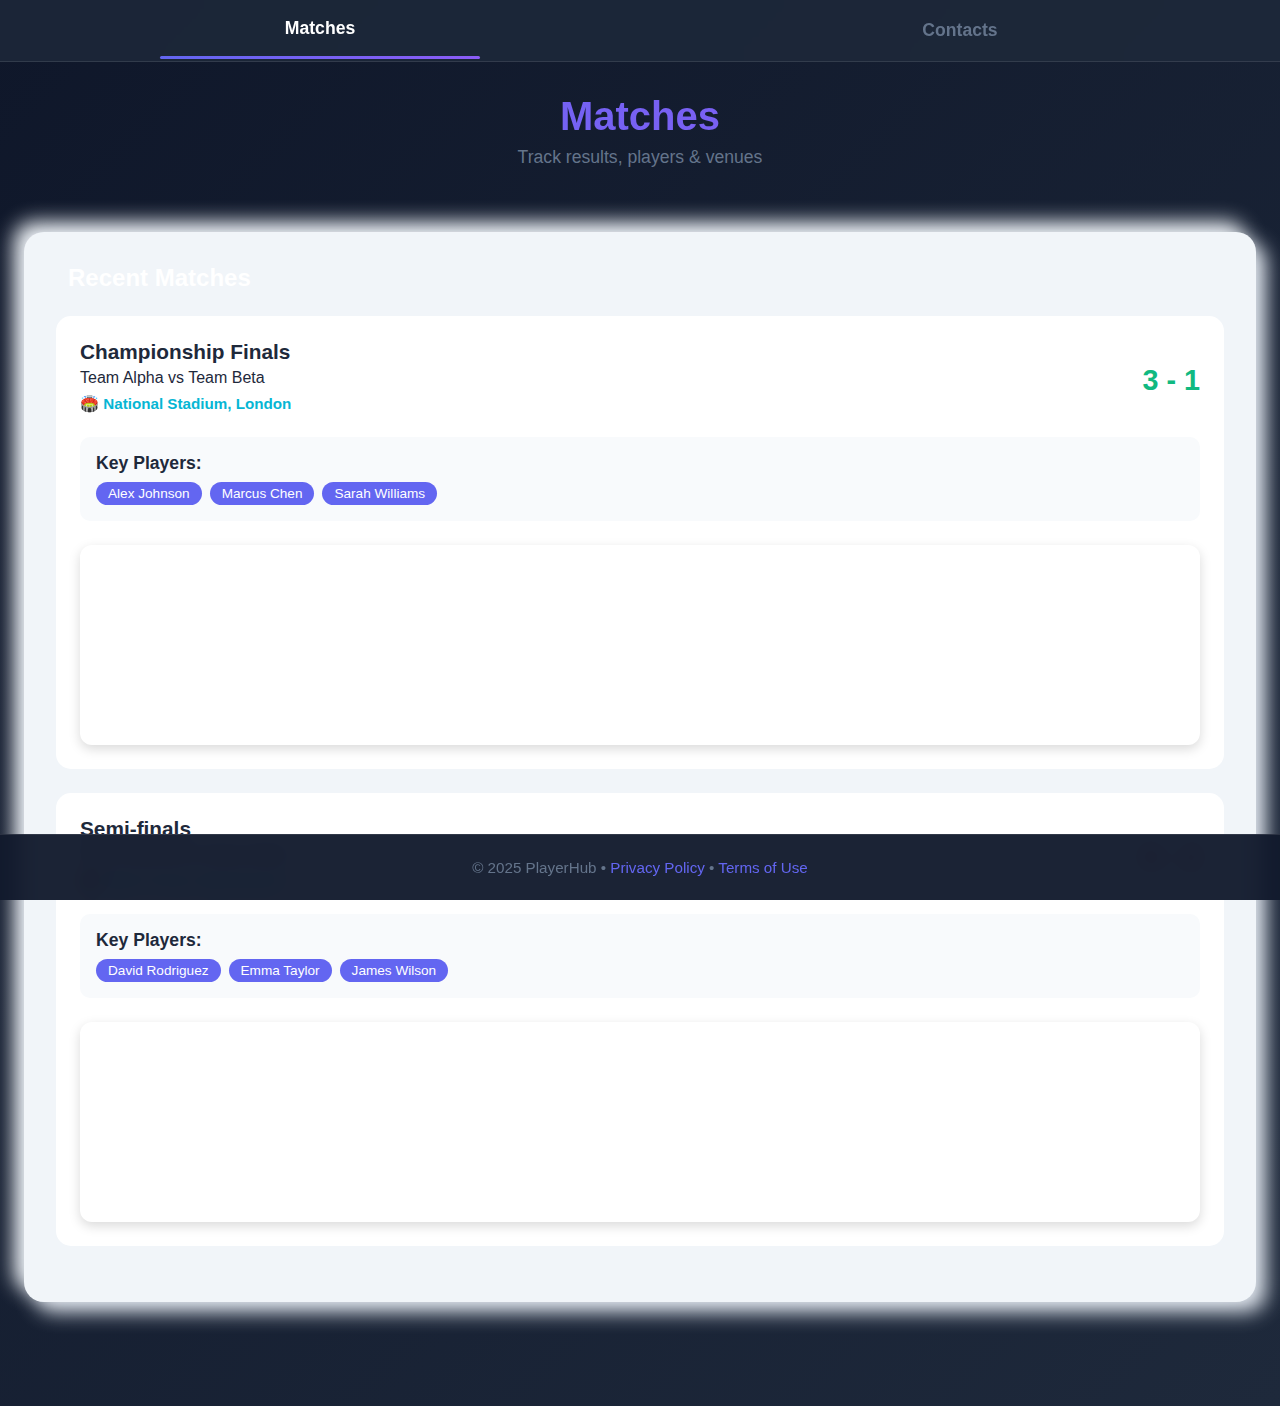
<file: contacts .HTML>
<!DOCTYPE html>
<html lang="en">
<head>
    <meta charset="UTF-8">
    <meta name="viewport" content="width=device-width, initial-scale=1.0">
    <title>3D Animated Sports App</title>
    <link rel="stylesheet" href="style.css">

</head>
<body>
    <!-- Floating Background Elements -->
    <div class="floating" style="--tx: 100vw; --ty: 50vh;"></div>
    <div class="floating" style="--tx: -50vw; --ty: 30vh;"></div>
    <div class="floating" style="--tx: 80vw; --ty: -20vh;"></div>
    <div class="floating" style="--tx: -30vw; --ty: 80vh;"></div>
    <div class="floating" style="--tx: 120vw; --ty: 100vh;"></div>

    <!-- Navigation -->
    <nav class="nav">
        <button class="nav-btn active" onclick="switchPage('matches')">
            <i class="fas fa-futbol"></i> Matches
        </button>
        <button class="nav-btn" onclick="switchPage('contacts')">
            <i class="fas fa-address-book"></i> Contacts
        </button>
    </nav>

    <!-- Matches Page -->
    <div id="matchesPage" class="screen active">
        <div class="header">
            <h1>Matches</h1>
            <p>Track results, players & venues</p>
        </div>

        <div class="card-3d">
            <h2 class="section-title">
                <i class="fas fa-trophy"></i>
                Recent Matches
            </h2>

            <!-- Match 1 -->
            <div class="match-item">
                <div class="match-header">
                    <div class="match-teams">
                        <h3>Championship Finals</h3>
                        <p>Team Alpha vs Team Beta</p>
                        <div class="match-venue">🏟️ National Stadium, London</div>
                    </div>
                    <div class="match-score score-win">3 - 1</div>
                </div>
                <div class="match-players">
                    <h4>Key Players:</h4>
                    <div class="players-list">
                        <span class="player-tag">Alex Johnson</span>
                        <span class="player-tag">Marcus Chen</span>
                        <span class="player-tag">Sarah Williams</span>
                    </div>
                </div>
                <div class="map-container">
                    <iframe src="https://www.google.com/maps/embed?pb=!1m18!1m12!1m3!1d2482.7754!2d-0.1278!3d51.5074!2m3!1f0!2f0!3f0!3m2!1i1024!2i768!4f13.1!3m3!1m2!1s0x47d8a00baf21de71%3A0x52963a5addd52a0d!2sLondon!5e0!3m2!1sen!2suk!4v1710000000000!5m2!1sen!2suk" allowfullscreen></iframe>
                </div>
            </div>

            <!-- Match 2 -->
            <div class="match-item">
                <div class="match-header">
                    <div class="match-teams">
                        <h3>Semi-finals</h3>
                        <p>Team Gamma vs Team Delta</p>
                        <div class="match-venue">🏟️ Metro Arena, Manchester</div>
                    </div>
                    <div class="match-score score-loss">0 - 2</div>
                </div>
                <div class="match-players">
                    <h4>Key Players:</h4>
                    <div class="players-list">
                        <span class="player-tag">David Rodriguez</span>
                        <span class="player-tag">Emma Taylor</span>
                        <span class="player-tag">James Wilson</span>
                    </div>
                </div>
                <div class="map-container">
                    <iframe src="https://www.google.com/maps/embed?pb=!1m18!1m12!1m3!1d2482.7754!2d-2.2374!3d53.4808!2m3!1f0!2f0!3f0!3m2!1i1024!2i768!4f13.1!3m3!1m2!1s0x487bb41df1b5a1c7%3A0x6c5f0a0b1e0b1e0b!2sManchester!5e0!3m2!1sen!2suk!4v1710000000000!5m2!1sen!2suk" allowfullscreen></iframe>
                </div>
            </div>
        </div>
    </div>

    <!-- Contacts Page -->
    <div id="contactsPage" class="screen">
        <div class="header">
            <h1>Contact Us</h1>
            <p>Reach out through your preferred platform</p>
        </div>

        <div class="card-3d">
            <h2 class="section-title"><i class="fas fa-sms"></i> SMS Contact</h2>
            <input type="text" id="smsInput" class="contact-input" placeholder="Enter your phone number">
            <button onclick="submitSMS()" class="submit-btn">
                <i class="fas fa-paper-plane"></i> Send SMS Request
            </button>
            <div id="smsStatus" class="status-message"></div>
        </div>

        <div class="card-3d">
            <h2 class="section-title"><i class="fab fa-whatsapp"></i> WhatsApp</h2>
            <input type="text" id="whatsappInput" class="contact-input" placeholder="Enter your WhatsApp number">
            <button onclick="submitWhatsApp()" class="submit-btn">
                <i class="fab fa-whatsapp"></i> Send WhatsApp Request
            </button>
            <div id="whatsappStatus" class="status-message"></div>
        </div>

        <div class="card-3d" onclick="window.open('https://instagram.com', '_blank')">
            <h2 class="section-title"><i class="fab fa-instagram"></i> Instagram</h2>
            <div class="contact-method">
                <div class="contact-icon instagram-icon"><i class="fab fa-instagram"></i></div>
                <div class="contact-info">
                    <h3>Visit Our Instagram</h3>
                    <p>@playerhub_official</p>
                </div>
            </div>
        </div>

        <div class="card-3d" onclick="window.open('https://facebook.com', '_blank')">
            <h2 class="section-title"><i class="fab fa-facebook"></i> Facebook</h2>
            <div class="contact-method">
                <div class="contact-icon facebook-icon"><i class="fab fa-facebook-f"></i></div>
                <div class="contact-info">
                    <h3>Visit Our Facebook</h3>
                    <p>PlayerHub Official</p>
                </div>
            </div>
        </div>
    </div>

    <!-- Footer -->
    <footer>
        <p>© 2025 PlayerHub • <a href="#">Privacy Policy</a> • <a href="#">Terms of Use</a></p>
    </footer>

    <script>
        // Page switching
        function switchPage(page) {
            const matchesPage = document.getElementById('matchesPage');
            const contactsPage = document.getElementById('contactsPage');
            const matchesBtn = document.querySelectorAll('.nav-btn')[0];
            const contactsBtn = document.querySelectorAll('.nav-btn')[1];
            
            if (page === 'matches') {
                matchesPage.classList.add('active');
                contactsPage.classList.remove('active');
                matchesBtn.classList.add('active');
                contactsBtn.classList.remove('active');
            } else {
                matchesPage.classList.remove('active');
                contactsPage.classList.add('active');
                matchesBtn.classList.remove('active');
                contactsBtn.classList.add('active');
            }
        }

        // Form submission with AJAX simulation
        function submitSMS() {
            const phoneNumber = document.getElementById('smsInput').value;
            const statusDiv = document.getElementById('smsStatus');
            if (!phoneNumber.trim()) {
                showStatus(statusDiv, 'Please enter a phone number', 'error');
                return;
            }
            simulateAJAX(() => {
                showStatus(statusDiv, 'SMS contact request sent successfully!', 'success');
                document.getElementById('smsInput').value = '';
            });
        }
        
        function submitWhatsApp() {
            const phoneNumber = document.getElementById('whatsappInput').value;
            const statusDiv = document.getElementById('whatsappStatus');
            if (!phoneNumber.trim()) {
                showStatus(statusDiv, 'Please enter a WhatsApp number', 'error');
                return;
            }
            simulateAJAX(() => {
                showStatus(statusDiv, 'WhatsApp contact request sent successfully!', 'success');
                document.getElementById('whatsappInput').value = '';
            });
        }
        
        function simulateAJAX(callback) {
            const buttons = document.querySelectorAll('.submit-btn');
            buttons.forEach(btn => {
                btn.disabled = true;
                btn.innerHTML = '<i class="fas fa-spinner fa-spin"></i> Processing...';
            });
            setTimeout(() => {
                callback();
                buttons.forEach(btn => {
                    btn.disabled = false;
                    const isSMS = btn.closest('.card-3d').querySelector('.section-title i').className.includes('sms');
                    btn.innerHTML = isSMS ? 
                        '<i class="fas fa-paper-plane"></i> Send SMS Request' : 
                        '<i class="fab fa-whatsapp"></i> Send WhatsApp Request';
                });
            }, 1500);
        }
        
        function showStatus(element, message, type) {
            element.textContent = message;
            element.className = 'status-message';
            element.classList.add(type === 'success' ? 'status-success' : 'status-error');
            element.style.display = 'block';
            setTimeout(() => { element.style.display = 'none'; }, 3000);
        }
    </script>
</body>
</html>
</file>
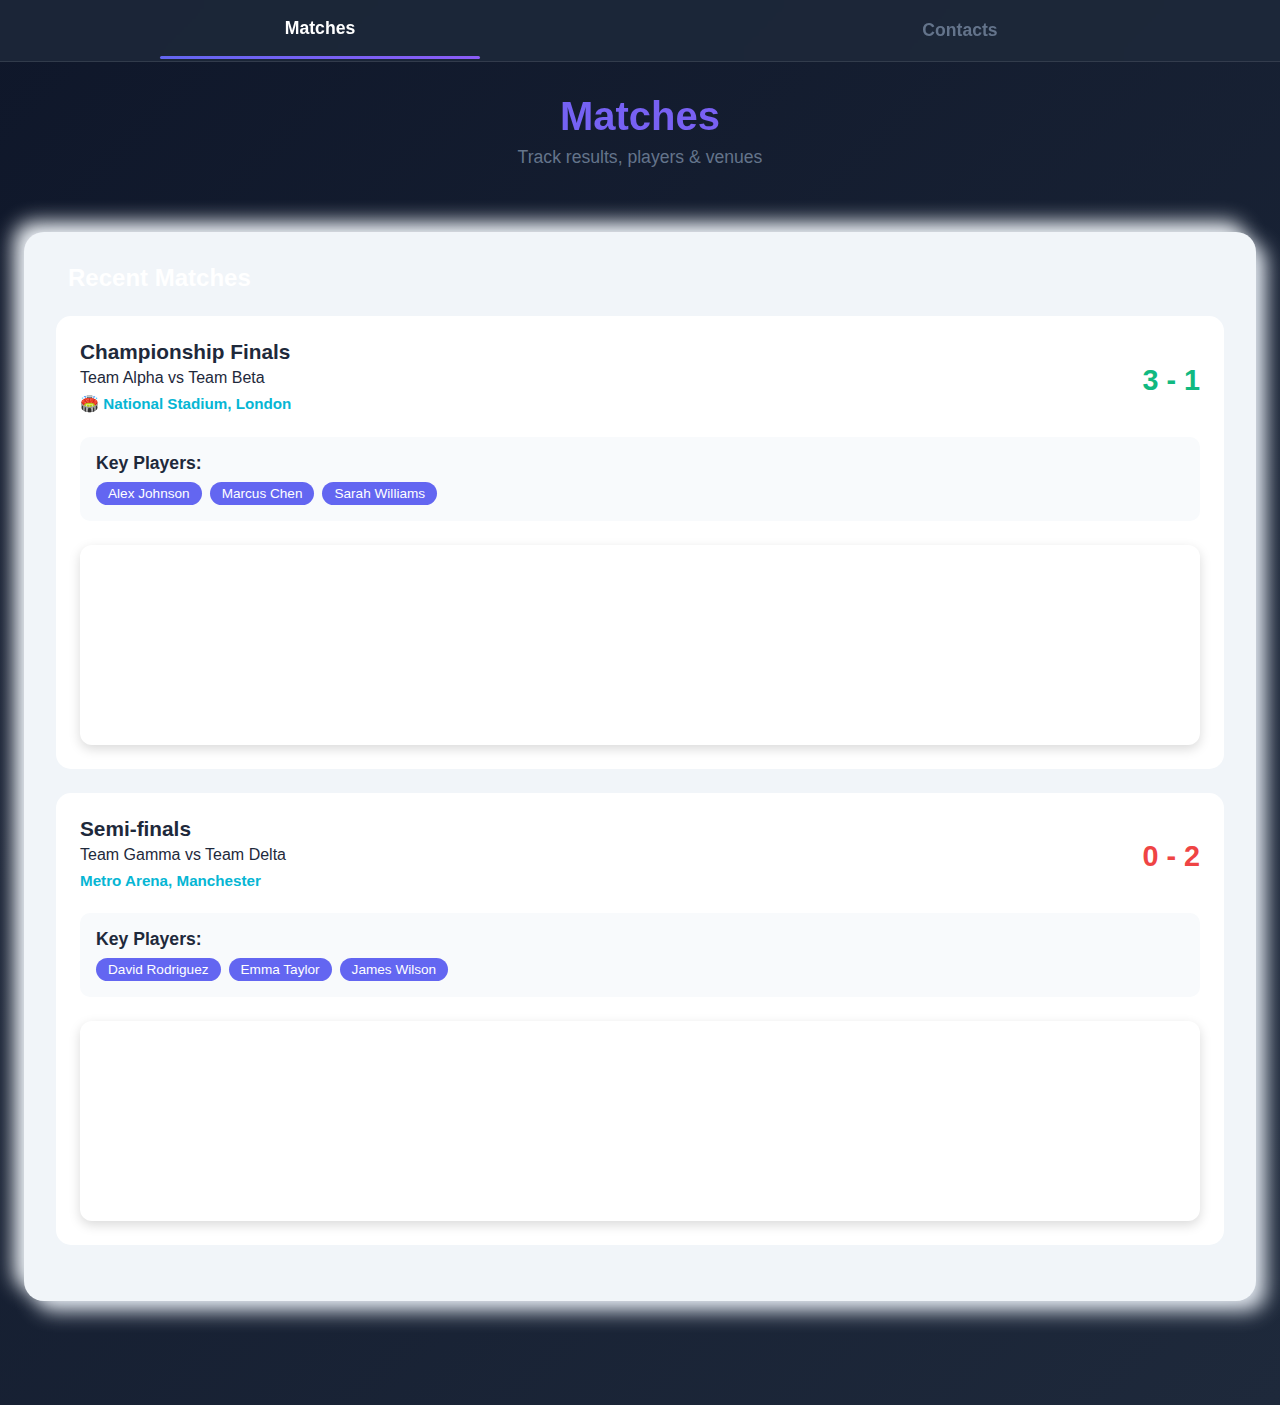
<file: matches.HTML>
<!DOCTYPE html>
<html lang="en">
<head>
    <meta charset="UTF-8">
    <meta name="viewport" content="width=device-width, initial-scale=1.0">
    <title>3D Animated Sports App</title>
    <link rel="stylesheet" href="style.css">

</head>
<body>
    <!-- Floating Background Elements -->
    <div class="floating" style="--tx: 100vw; --ty: 50vh;"></div>
    <div class="floating" style="--tx: -50vw; --ty: 30vh;"></div>
    <div class="floating" style="--tx: 80vw; --ty: -20vh;"></div>
    <div class="floating" style="--tx: -30vw; --ty: 80vh;"></div>
    <div class="floating" style="--tx: 120vw; --ty: 100vh;"></div>

    <!-- Navigation -->
    <nav class="nav">
        <button class="nav-btn active" onclick="switchPage('matches')">
            <i class="fas fa-futbol"></i> Matches
        </button>
        <button class="nav-btn" onclick="switchPage('contacts')">
            <i class="fas fa-address-book"></i> Contacts
        </button>
    </nav>

    <!-- Matches Page -->
    <div id="matchesPage" class="screen active">
        <div class="header">
            <h1>Matches</h1>
            <p>Track results, players & venues</p>
        </div>

        <div class="card-3d">
            <h2 class="section-title">
                <i class="fas fa-trophy"></i>
                Recent Matches
            </h2>

            <!-- Match 1 -->
            <div class="match-item">
                <div class="match-header">
                    <div class="match-teams">
                        <h3>Championship Finals</h3>
                        <p>Team Alpha vs Team Beta</p>
                        <div class="match-venue">🏟️ National Stadium, London</div>
                    </div>
                    <div class="match-score score-win">3 - 1</div>
                </div>
                <div class="match-players">
                    <h4>Key Players:</h4>
                    <div class="players-list">
                        <span class="player-tag">Alex Johnson</span>
                        <span class="player-tag">Marcus Chen</span>
                        <span class="player-tag">Sarah Williams</span>
                    </div>
                </div>
                <div class="map-container">
                    <iframe src="https://www.google.com/maps/embed?pb=!1m18!1m12!1m3!1d2482.7754!2d-0.1278!3d51.5074!2m3!1f0!2f0!3f0!3m2!1i1024!2i768!4f13.1!3m3!1m2!1s0x47d8a00baf21de71%3A0x52963a5addd52a0d!2sLondon!5e0!3m2!1sen!2suk!4v1710000000000!5m2!1sen!2suk" allowfullscreen></iframe>
                </div>
            </div>

            <!-- Match 2 -->
            <div class="match-item">
                <div class="match-header">
                    <div class="match-teams">
                        <h3>Semi-finals</h3>
                        <p>Team Gamma vs Team Delta</p>
                        <div class="match-venue"> Metro Arena, Manchester</div>
                    </div>
                    <div class="match-score score-loss">0 - 2</div>
                </div>
                <div class="match-players">
                    <h4>Key Players:</h4>
                    <div class="players-list">
                        <span class="player-tag">David Rodriguez</span>
                        <span class="player-tag">Emma Taylor</span>
                        <span class="player-tag">James Wilson</span>
                    </div>
                </div>
                <div class="map-container">
                    <iframe src="https://www.google.com/maps/embed?pb=!1m18!1m12!1m3!1d2482.7754!2d-2.2374!3d53.4808!2m3!1f0!2f0!3f0!3m2!1i1024!2i768!4f13.1!3m3!1m2!1s0x487bb41df1b5a1c7%3A0x6c5f0a0b1e0b1e0b!2sManchester!5e0!3m2!1sen!2suk!4v1710000000000!5m2!1sen!2suk" allowfullscreen></iframe>
                </div>
            </div>
        </div>
    </div>
    <script>
        // Page switching
        function switchPage(page) {
            const matchesPage = document.getElementById('matchesPage');
            const contactsPage = document.getElementById('contactsPage');
            const matchesBtn = document.querySelectorAll('.nav-btn')[0];
            const contactsBtn = document.querySelectorAll('.nav-btn')[1];
            
            if (page === 'contacts') {
                matchesPage.classList.add('active');
                contactsPage.classList.remove('active');
                matchesBtn.classList.add('active');
                contactsBtn.classList.remove('active');
            } else {
                matchesPage.classList.remove('active');
                contactsPage.classList.add('active');
                matchesBtn.classList.remove('active');
                contactsBtn.classList.add('active');
            }
        }

        // Form submission with AJAX simulation
        function submitSMS() {
            const phoneNumber = document.getElementById('smsInput').value;
            const statusDiv = document.getElementById('smsStatus');
            if (!phoneNumber.trim()) {
                showStatus(statusDiv, 'Please enter a phone number', 'error');
                return;
            }
            simulateAJAX(() => {
                showStatus(statusDiv, 'SMS contact request sent successfully!', 'success');
                document.getElementById('smsInput').value = '';
            });
        }
        
        function submitWhatsApp() {
            const phoneNumber = document.getElementById('whatsappInput').value;
            const statusDiv = document.getElementById('whatsappStatus');
            if (!phoneNumber.trim()) {
                showStatus(statusDiv, 'Please enter a WhatsApp number', 'error');
                return;
            }
            simulateAJAX(() => {
                showStatus(statusDiv, 'WhatsApp contact request sent successfully!', 'success');
                document.getElementById('whatsappInput').value = '';
            });
        }
        
        function simulateAJAX(callback) {
            const buttons = document.querySelectorAll('.submit-btn');
            buttons.forEach(btn => {
                btn.disabled = true;
                btn.innerHTML = '<i class="fas fa-spinner fa-spin"></i> Processing...';
            });
            setTimeout(() => {
                callback();
                buttons.forEach(btn => {
                    btn.disabled = false;
                    const isSMS = btn.closest('.card-3d').querySelector('.section-title i').className.includes('sms');
                    btn.innerHTML = isSMS ? 
                        '<i class="fas fa-paper-plane"></i> Send SMS Request' : 
                        '<i class="fab fa-whatsapp"></i> Send WhatsApp Request';
                });
            }, 1500);
        }
        
        function showStatus(element, message, type) {
            element.textContent = message;
            element.className = 'status-message';
            element.classList.add(type === 'success' ? 'status-success' : 'status-error');
            element.style.display = 'block';
            setTimeout(() => { element.style.display = 'none'; }, 3000);
        }
    </script>
</body>
</html>
</file>
<file: style.css>
* {
            margin: 0;
            padding: 0;
            box-sizing: border-box;
            font-family: 'Segoe UI', Tahoma, Geneva, Verdana, sans-serif;
        }

        :root {
            --primary: #6366f1;
            --secondary: #8b5cf6;
            --success: #10b981;
            --danger: #ef4444;
            --warning: #f59e0b;
            --info: #06b6d4;
            --light: #f8fafc;
            --dark: #1e293b;
            --gray: #64748b;
            --neu-light: #f1f5f9;
            --neu-dark: #e2e8f0;
        }

        body {
            background: linear-gradient(135deg, #0f172a, #1e293b);
            color: var(--light);
            min-height: 100vh;
            overflow-x: hidden;
            padding-bottom: 80px;
        }

        .card-3d {
            background: var(--neu-light);
            border-radius: 20px;
            padding: 2rem;
            margin: 1.5rem 0;
            transition: all 0.4s cubic-bezier(0.175, 0.885, 0.32, 1.275);
            transform-style: preserve-3d;
            position: relative;
            overflow: hidden;
            box-shadow: 10px 10px 20px var(--neu-dark), -10px -10px 20px var(--neu-light);
        }

        .card-3d::before {
            content: '';
            position: absolute;
            top: -2px;
            left: -2px;
            right: -2px;
            bottom: -2px;
            background: linear-gradient(45deg, var(--primary), var(--secondary));
            z-index: -1;
            border-radius: 22px;
            opacity: 0;
            transition: opacity 0.3s ease;
        }

        .card-3d:hover {
            transform: translateY(-10px) rotateX(5deg) rotateY(5deg);
            box-shadow: 20px 20px 40px var(--neu-dark), -20px -20px 40px var(--neu-light);
        }

        .card-3d:hover::before {
            opacity: 1;
        }

        .nav {
            display: flex;
            background: rgba(30, 41, 59, 0.8);
            backdrop-filter: blur(10px);
            border-bottom: 1px solid rgba(255, 255, 255, 0.1);
            position: sticky;
            top: 0;
            z-index: 100;
        }

        .nav-btn {
            flex: 1;
            padding: 1.25rem;
            text-align: center;
            font-size: 1.1rem;
            font-weight: 600;
            color: var(--gray);
            background: transparent;
            border: none;
            cursor: pointer;
            transition: all 0.3s ease;
            position: relative;
        }

        .nav-btn.active {
            color: white;
        }

        .nav-btn.active::after {
            content: '';
            position: absolute;
            bottom: 0;
            left: 25%;
            width: 50%;
            height: 3px;
            background: linear-gradient(90deg, var(--primary), var(--secondary));
            border-radius: 3px;
        }

        .nav-btn:hover {
            color: white;
            transform: translateY(-2px);
        }

        .header {
            text-align: center;
            padding: 2rem 1rem;
            margin-bottom: 2rem;
        }

        .header h1 {
            font-size: 2.5rem;
            background: linear-gradient(45deg, var(--primary), var(--secondary));
            -webkit-background-clip: text;
            -webkit-text-fill-color: transparent;
            background-clip: text;
            margin-bottom: 0.5rem;
        }

        .header p {
            color: var(--gray);
            font-size: 1.1rem;
        }

        .section-title {
            display: flex;
            align-items: center;
            gap: 12px;
            margin-bottom: 1.5rem;
            color: white;
            font-size: 1.5rem;
            font-weight: 700;
        }

        .match-item {
            background: white;
            border-radius: 15px;
            padding: 1.5rem;
            margin-bottom: 1.5rem;
            transition: all 0.3s ease;
        }

        .match-item:hover {
            transform: translateX(5px);
            box-shadow: 0 10px 25px rgba(0,0,0,0.2);
        }

        .match-header {
            display: flex;
            justify-content: space-between;
            align-items: center;
            margin-bottom: 1rem;
            color: var(--dark);
        }

        .match-teams h3 {
            font-size: 1.3rem;
            margin-bottom: 0.3rem;
        }

        .match-venue {
            font-size: 0.95rem;
            color: var(--info);
            font-weight: 600;
            margin: 0.5rem 0;
        }

        .match-players {
            background: #f8fafc;
            padding: 1rem;
            border-radius: 10px;
            margin-top: 1rem;
        }

        .match-players h4 {
            color: var(--dark);
            margin-bottom: 0.5rem;
            font-size: 1.1rem;
        }

        .players-list {
            display: flex;
            flex-wrap: wrap;
            gap: 0.5rem;
        }

        .player-tag {
            background: var(--primary);
            color: white;
            padding: 0.25rem 0.75rem;
            border-radius: 20px;
            font-size: 0.85rem;
        }

        .match-score {
            font-weight: 800;
            font-size: 1.8rem;
            color: var(--dark);
            margin: 0.5rem 0;
        }

        .score-win { color: var(--success); }
        .score-loss { color: var(--danger); }
        .score-draw { color: var(--warning); }

        .map-container {
            margin-top: 1.5rem;
            border-radius: 12px;
            overflow: hidden;
            box-shadow: 0 4px 12px rgba(0,0,0,0.15);
            height: 200px;
        }

        .map-container iframe {
            width: 100%;
            height: 100%;
            border: none;
        }

        /* Contacts Page Styles (unchanged) */
        .contact-method {
            background: white;
            border-radius: 20px;
            padding: 1.5rem;
            margin-bottom: 1.5rem;
            display: flex;
            align-items: center;
            gap: 1.5rem;
            transition: all 0.3s ease;
            cursor: pointer;
        }

        .contact-method:hover {
            transform: translateY(-5px);
            box-shadow: 0 15px 30px rgba(0,0,0,0.2);
        }

        .contact-icon {
            width: 60px;
            height: 60px;
            border-radius: 15px;
            display: flex;
            align-items: center;
            justify-content: center;
            font-size: 1.5rem;
            color: white;
        }

        .sms-icon { background: linear-gradient(135deg, #2563eb, #3b82f6); }
        .whatsapp-icon { background: linear-gradient(135deg, #10b981, #059669); }
        .instagram-icon { background: linear-gradient(135deg, #ec4899, #db2777); }
        .facebook-icon { background: linear-gradient(135deg, #3b82f6, #2563eb); }

        .contact-info h3 {
            color: var(--dark);
            font-size: 1.2rem;
            margin-bottom: 0.25rem;
        }

        .contact-info p {
            color: var(--gray);
            font-size: 0.9rem;
        }

        .contact-input {
            background: white;
            border: 2px solid var(--neu-dark);
            border-radius: 15px;
            padding: 1rem;
            width: 100%;
            font-size: 1rem;
            margin-top: 0.5rem;
            transition: all 0.3s ease;
        }

        .contact-input:focus {
            outline: none;
            border-color: var(--primary);
            box-shadow: 0 0 0 3px rgba(99, 102, 241, 0.1);
        }

        .submit-btn {
            background: linear-gradient(135deg, var(--primary), var(--secondary));
            color: white;
            border: none;
            border-radius: 15px;
            padding: 1rem 2rem;
            font-size: 1.1rem;
            font-weight: 600;
            cursor: pointer;
            transition: all 0.3s ease;
            width: 100%;
            margin-top: 1rem;
        }

        .submit-btn:hover {
            transform: translateY(-3px);
            box-shadow: 0 10px 25px rgba(99, 102, 241, 0.4);
        }

        .status-message {
            padding: 1rem;
            border-radius: 15px;
            margin-top: 1rem;
            text-align: center;
            font-weight: 600;
            display: none;
        }

        .status-success {
            background: rgba(16, 185, 129, 0.2);
            color: var(--success);
            border: 1px solid var(--success);
        }

        .status-error {
            background: rgba(239, 68, 68, 0.2);
            color: var(--danger);
            border: 1px solid var(--danger);
        }

        .screen {
            display: none;
            padding: 0 1.5rem;
        }

        .screen.active {
            display: block;
            animation: fadeIn 0.5s ease;
        }

        @keyframes fadeIn {
            from { opacity: 0; transform: translateY(20px); }
            to { opacity: 1; transform: translateY(0); }
        }

        /* Footer */
        footer {
            background: rgba(15, 23, 42, 0.95);
            backdrop-filter: blur(10px);
            padding: 1.5rem;
            text-align: center;
            position: fixed;
            bottom: 0;
            left: 0;
            width: 100%;
            border-top: 1px solid rgba(255,255,255,0.1);
        }

        footer p {
            color: var(--gray);
            font-size: 0.95rem;
        }

        footer a {
            color: var(--primary);
            text-decoration: none;
        }

        @media (max-width: 768px) {
            .match-header {
                flex-direction: column;
                align-items: flex-start;
                gap: 0.5rem;
            }
            .match-score {
                font-size: 1.4rem;
            }
        }
</file>
